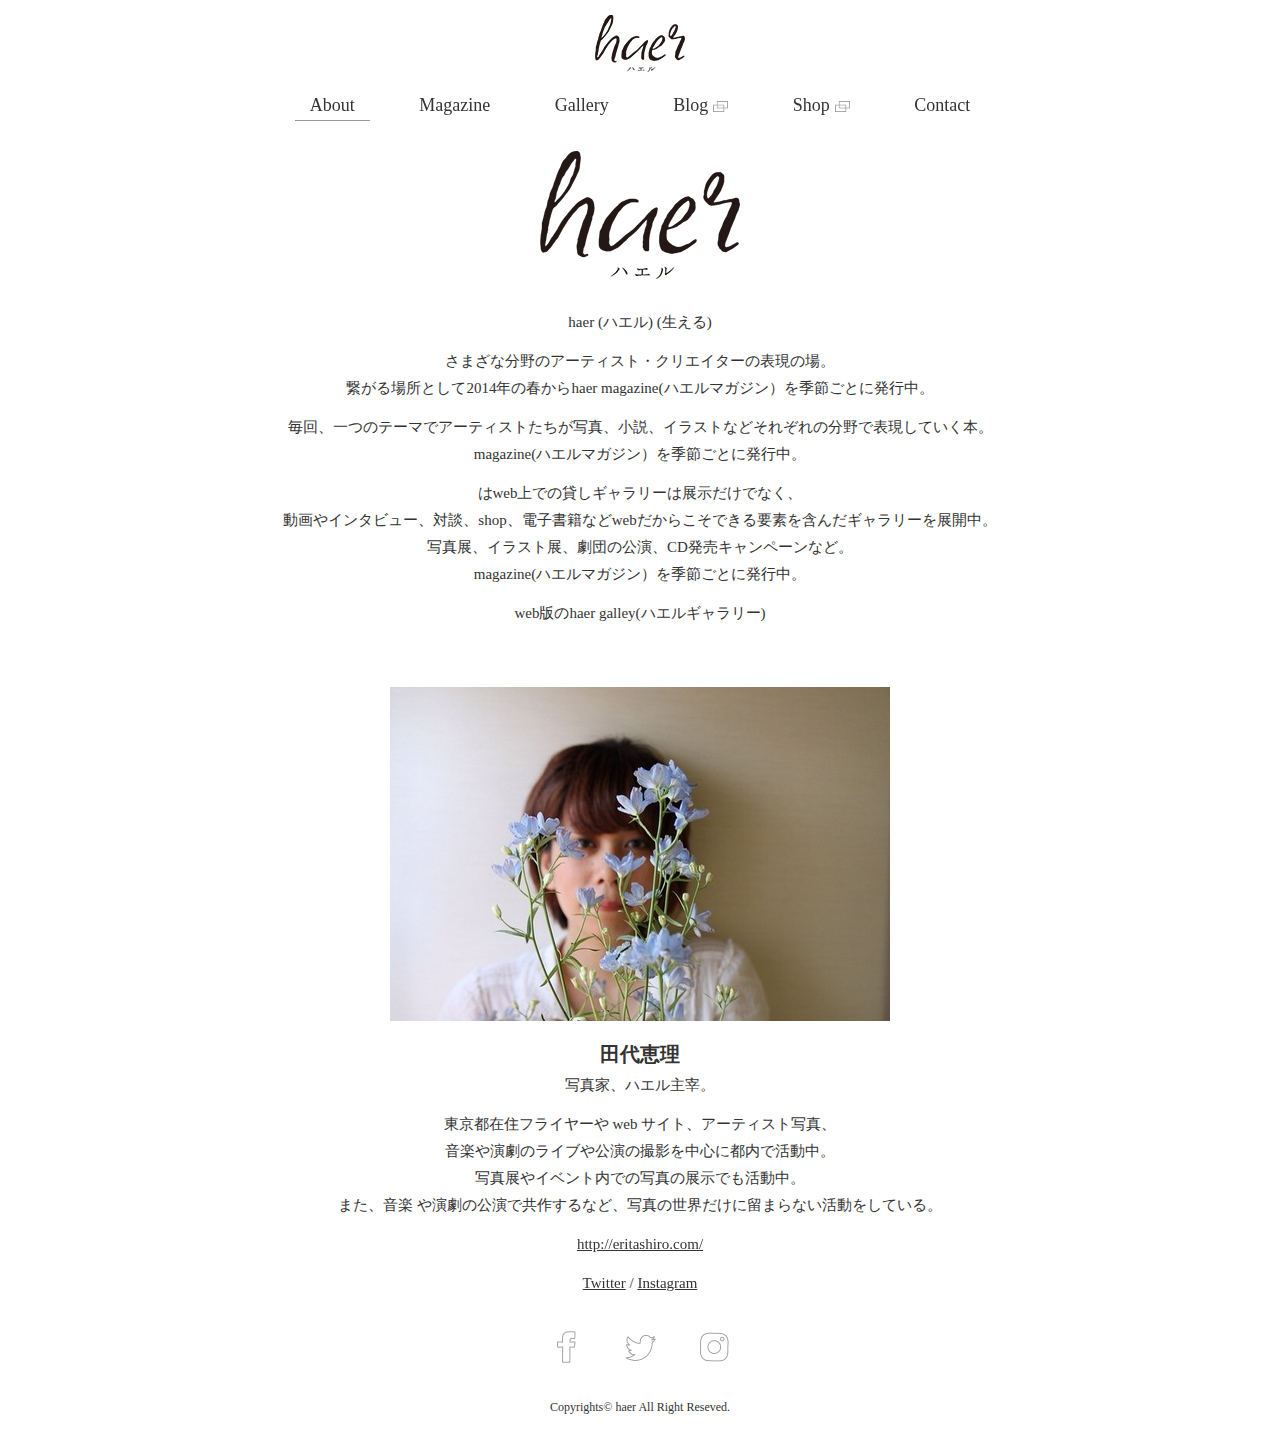
<file: htdocs/haer-template/about.html>
<!DOCTYPE html>
<html lang="ja">
<head>
    <meta charset="UTF-8">
    <title>haer | About</title>
    <link rel="stylesheet" href="./style.css">
</head>
<body>
    <div class="haer-wrapper">
        <header>
            <div class="haer-header-inner">
                <h1 class="haer-logo"><a href="./index.html"><img src="img/logo_01.png" alt="haer"></a></h1>
                <nav class="haer-nav-global">
                    <ul>
                        <li><a href="./about.html" class="haer-page-about">About</a></li>
                        <li><a href="./magazine.html" class="haer-page-magazine">Magazine</a></li>
                        <li><a href="./gallery.html" class="haer-page-gallery">Gallery</a></li>
                        <li><a href="https://www.facebook.com/haermagazine/" target="_blank" class="haer-page-blog haer-link-blank">Blog</a></li>
                        <li><a href="https://haer.thebase.in/" target="_blank" class="haer-page-shop haer-link-blank">Shop</a></li>
                        <li><a href="./contact.html" class="haer-page-contact">Contact</a></li>
                    </ul>
                </nav>
            </div><!-- /.haer-header-inner -->
        </header>
        <div id="haer-page-about" class="haer-main">
            <div class="haer-main-inner">
                <div class="haer-container haer-u-tac">
                    <img src="img/logo_02.png" alt="haer">
                </div><!-- /.haer-container-large -->
                <div class="haer-container-large">
                    <p class="haer-read">haer (ハエル) (生える)</p>
                    <p class="haer-read">さまざな分野のアーティスト・クリエイターの表現の場。<br>繋がる場所として2014年の春からhaer magazine(ハエルマガジン）を季節ごとに発行中。</p>
                    <p class="haer-read">毎回、一つのテーマでアーティストたちが写真、小説、イラストなどそれぞれの分野で表現していく本。<br>magazine(ハエルマガジン）を季節ごとに発行中。</p>
                    <p class="haer-read">はweb上での貸しギャラリーは展示だけでなく、<br>動画やインタビュー、対談、shop、電子書籍などwebだからこそできる要素を含んだギャラリーを展開中。<br>写真展、イラスト展、劇団の公演、CD発売キャンペーンなど。<br>magazine(ハエルマガジン）を季節ごとに発行中。</p>
                    <p class="haer-read">web版のhaer galley(ハエルギャラリー)</p>
                </div><!-- /.haer-container-large -->
                <div class="haer-container-large">
                    <div class="haer-container-small haer-u-tac">
                        <img src="./img/about_img_01.jpg" alt="">
                    </div><!-- /.haer-container-large -->
                    <p class="haer-heading haer-heading-lv3">田代恵理</p>
                    <p class="haer-read">写真家、ハエル主宰。</p>
                    <p class="haer-read">東京都在住フライヤーや web サイト、アーティスト写真、<br>音楽や演劇のライブや公演の撮影を中心に都内で活動中。<br>写真展やイベント内での写真の展示でも活動中。<br>また、音楽 や演劇の公演で共作するなど、写真の世界だけに留まらない活動をしている。</p>
                    <p class="haer-read"><a href="http://eritashiro.com/" target="_blank">http://eritashiro.com/</a></p>
                    <p class="haer-read"><a href="https://twitter.com/eripope" target="_blank">Twitter</a> / <a href="https://www.instagram.com/eripope/" target="_blank">Instagram</a></p>
                </div><!-- /.haer-container-large -->

            </div><!-- /.haer-main-inner -->
        </div><!-- /.haer-main -->
        <footer>
            <div class="haer-footer-inner">
                <div class="haer-container">
                    <ul class="haer-icon-share">
                        <li><a href="https://twitter.com/haer_zine" target="_blank"><img src="./img/icon_fb.png" alt=""></a></li>
                        <li><a href="https://www.facebook.com/haermagazine/" target="_blank"><img src="./img/icon_tw.png" alt=""></a></li>
                        <li><a href="https://www.instagram.com/eripope/" target="_blank"><img src="./img/icon_ig.png" alt=""></a></li>
                    </ul>
                </div><!-- /.haer-container -->
                <p class="haer-copylight"><small>Copyrights&copy; haer All Right Reseved.</small></p>
            </div><!-- /.haer-footer-inner -->
        </footer>
    </div><!-- /#wrappr -->
    <script src="./js/jquery-3.1.0.min.js"></script>
    <script src="./js/script.js"></script>
</body>
</html>
</file>
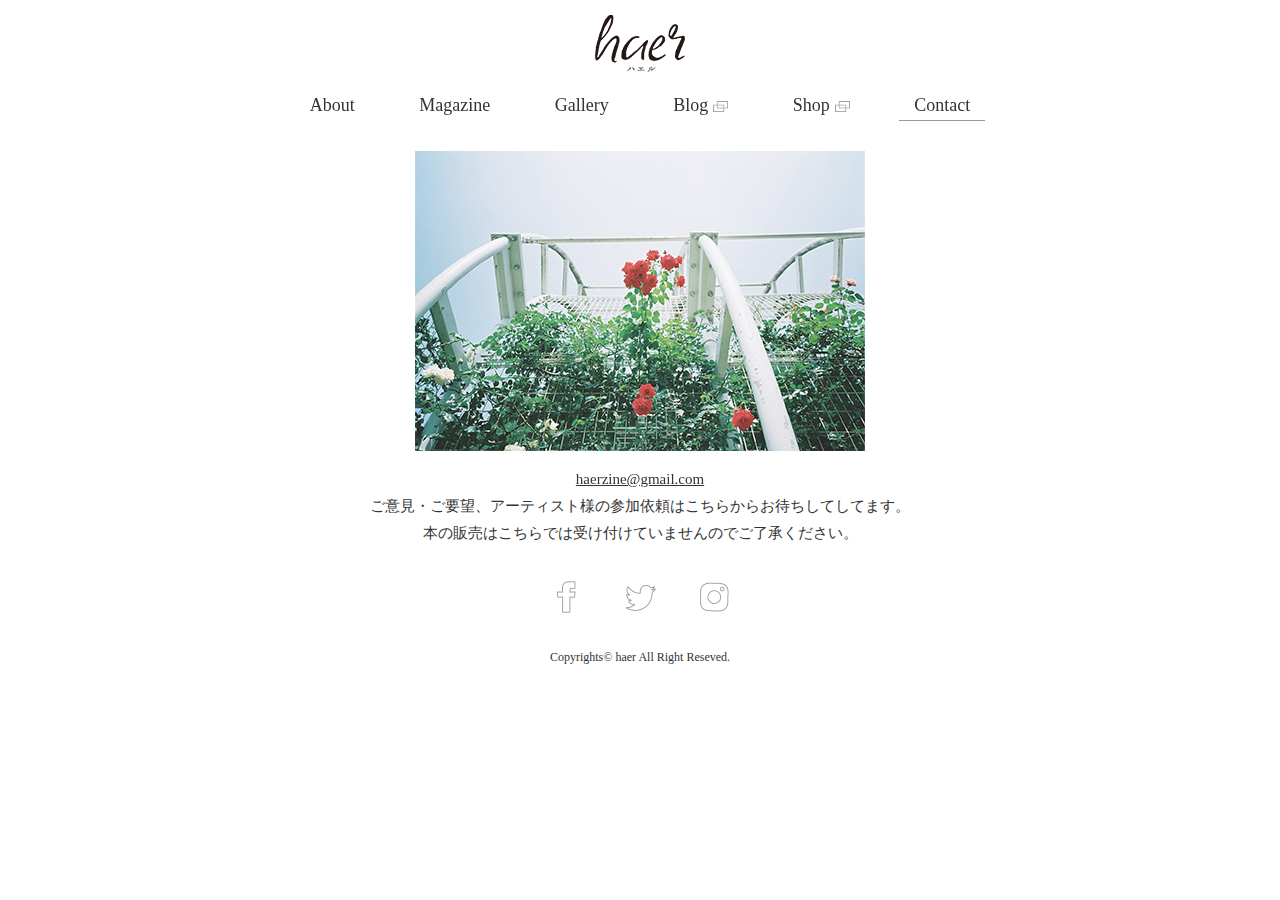
<file: htdocs/haer-template/contact.html>
<!DOCTYPE html>
<html lang="ja">
<head>
    <meta charset="UTF-8">
    <title>haer | Contact</title>
    <link rel="stylesheet" href="./style.css">
</head>
<body>
    <div class="haer-wrapper">
        <header>
            <div class="haer-header-inner">
                <h1 class="haer-logo"><a href="./index.html"><img src="img/logo_01.png" alt="haer"></a></h1>
                <nav class="haer-nav-global">
                    <ul>
                        <li><a href="./about.html" class="haer-page-about">About</a></li>
                        <li><a href="./magazine.html" class="haer-page-magazine">Magazine</a></li>
                        <li><a href="./gallery.html" class="haer-page-gallery">Gallery</a></li>
                        <li><a href="https://www.facebook.com/haermagazine/" target="_blank" class="haer-page-blog haer-link-blank">Blog</a></li>
                        <li><a href="https://haer.thebase.in/" target="_blank" class="haer-page-shop haer-link-blank">Shop</a></li>
                        <li><a href="./contact.html" class="haer-page-contact">Contact</a></li>
                    </ul>
                </nav>
            </div><!-- /.haer-header-inner -->
        </header>
        <div id="haer-page-contact" class="haer-main">
            <div class="haer-main-inner">
                <div class="haer-container-large">
                    <div class="haer-container-small haer-u-tac">
                        <img src="./img/contact_img_01.jpg" alt="">
                    </div><!-- /.haer-container-large -->
                    <p class="haer-u-tac"><a href="mailto:haerzine@gmail.com" target="_blank">haerzine@gmail.com</a></p>
                    <p class="haer-u-tac">ご意見・ご要望、アーティスト様の参加依頼はこちらからお待ちしてしてます。<br>本の販売はこちらでは受け付けていませんのでご了承ください。</p>
                </div><!-- /.haer-container-large -->
            </div><!-- /.haer-main-inner -->
        </div><!-- /.haer-main -->
        <footer>
            <div class="haer-footer-inner">
                <div class="haer-container">
                    <ul class="haer-icon-share">
                        <li><a href="https://twitter.com/haer_zine" target="_blank"><img src="./img/icon_fb.png" alt=""></a></li>
                        <li><a href="https://www.facebook.com/haermagazine/" target="_blank"><img src="./img/icon_tw.png" alt=""></a></li>
                        <li><a href="https://www.instagram.com/eripope/" target="_blank"><img src="./img/icon_ig.png" alt=""></a></li>
                    </ul>
                </div><!-- /.haer-container -->
                <p class="haer-copylight"><small>Copyrights&copy; haer All Right Reseved.</small></p>
            </div><!-- /.haer-footer-inner -->
        </footer>
    </div><!-- /#wrappr -->
    <script src="./js/jquery-3.1.0.min.js"></script>
    <script src="./js/script.js"></script>
</body>
</html>
</file>
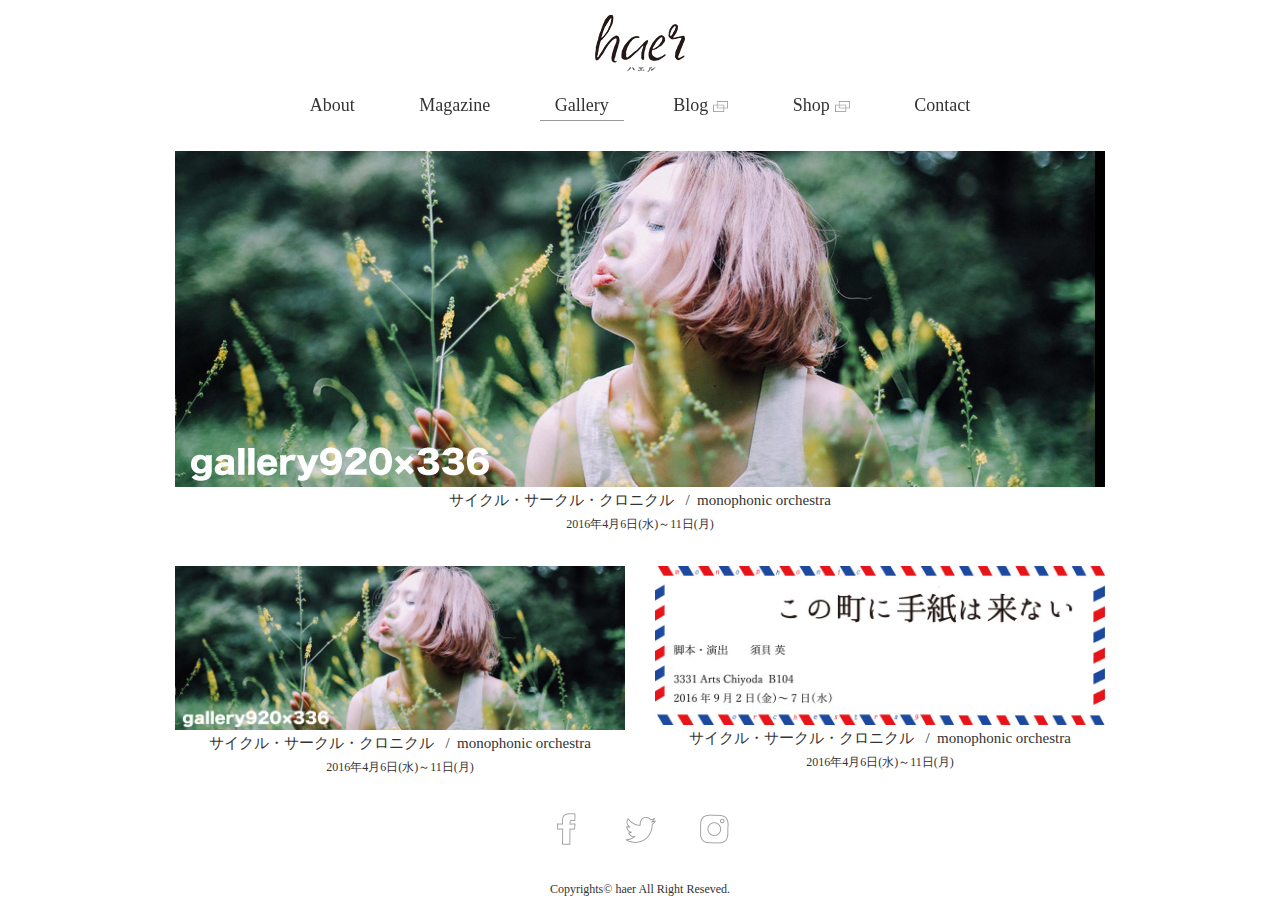
<file: htdocs/haer-template/gallery.html>
<!DOCTYPE html>
<html lang="ja">
<head>
    <meta charset="UTF-8">
    <title>haer | Archive</title>
    <link rel="stylesheet" href="./style.css">
</head>
<body>
    <div class="haer-wrapper">
        <header>
            <div class="haer-header-inner">
                <h1 class="haer-logo"><a href="./index.html"><img src="img/logo_01.png" alt="haer"></a></h1>
                <nav class="haer-nav-global">
                    <ul>
                        <li><a href="./about.html" class="haer-page-about">About</a></li>
                        <li><a href="./magazine.html" class="haer-page-magazine">Magazine</a></li>
                        <li><a href="./gallery.html" class="haer-page-gallery">Gallery</a></li>
                        <li><a href="https://www.facebook.com/haermagazine/" target="_blank" class="haer-page-blog haer-link-blank">Blog</a></li>
                        <li><a href="https://haer.thebase.in/" target="_blank" class="haer-page-shop haer-link-blank">Shop</a></li>
                        <li><a href="./contact.html" class="haer-page-contact">Contact</a></li>
                    </ul>
                </nav>
            </div><!-- /.haer-header-inner -->
        </header>
        <div id="haer-page-gallery" class="haer-main">
            <div class="haer-main-inner">
                <div class="haer-container">
                    <div id="haer-mainvisual">
                        <a href="./gallery-detail.html" class="haer-link-block">
                            <img src="./img/gallery_02.jpg" alt="">
                        </a>
                        <div class="haer-heading-archive">
                            <dl>
                                <dt>サイクル・サークル・クロニクル</dt>
                                <dd>monophonic orchestra</dd>
                            </dl>
                            <p>2016年4月6日(水)～11日(月)</p>
                        </div><!-- /.haer-heading-archive -->
                    </div>
                </div>
                <div class="haer-container">
                    <div class="haer-grid-container">
                        <div class="haer-grid-item haer-grid-item-col6">
                            <div class="haer-thumb-archive">
                                <a href="#" class="haer-link-block"><img src="./img/gallery_02.jpg" alt=""></a>
                            </div>
                            <div class="haer-heading-archive">
                                <dl>
                                    <dt>サイクル・サークル・クロニクル</dt>
                                    <dd>monophonic orchestra</dd>
                                </dl>
                                <p>2016年4月6日(水)～11日(月)</p>
                            </div><!-- /.haer-heading-archive -->
                        </div>
                        <div class="haer-grid-item haer-grid-item-col6">
                            <div class="haer-thumb-archive">
                                <a href="#" class="haer-link-block"><img src="./img/gallery_01.jpg" alt=""></a>
                            </div>
                            <div class="haer-heading-archive">
                                <dl>
                                    <dt>サイクル・サークル・クロニクル</dt>
                                    <dd>monophonic orchestra</dd>
                                </dl>
                                <p>2016年4月6日(水)～11日(月)</p>
                            </div><!-- /.haer-heading-archive -->
                        </div>
                    </div>
                </div>
            </div><!-- /.haer-main-inner -->
        </div><!-- /.haer-main -->
        <footer>
            <div class="haer-footer-inner">
                <div class="haer-container">
                    <ul class="haer-icon-share">
                        <li><a href="https://twitter.com/haer_zine" target="_blank"><img src="./img/icon_fb.png" alt=""></a></li>
                        <li><a href="https://www.facebook.com/haermagazine/" target="_blank"><img src="./img/icon_tw.png" alt=""></a></li>
                        <li><a href="https://www.instagram.com/eripope/" target="_blank"><img src="./img/icon_ig.png" alt=""></a></li>
                    </ul>
                </div><!-- /.haer-container -->
                <p class="haer-copylight"><small>Copyrights&copy; haer All Right Reseved.</small></p>
            </div><!-- /.haer-footer-inner -->
        </footer>
    </div><!-- /#wrappr -->
    <script src="./js/jquery-3.1.0.min.js"></script>
    <script src="./js/script.js"></script>
</body>
</html>
</file>
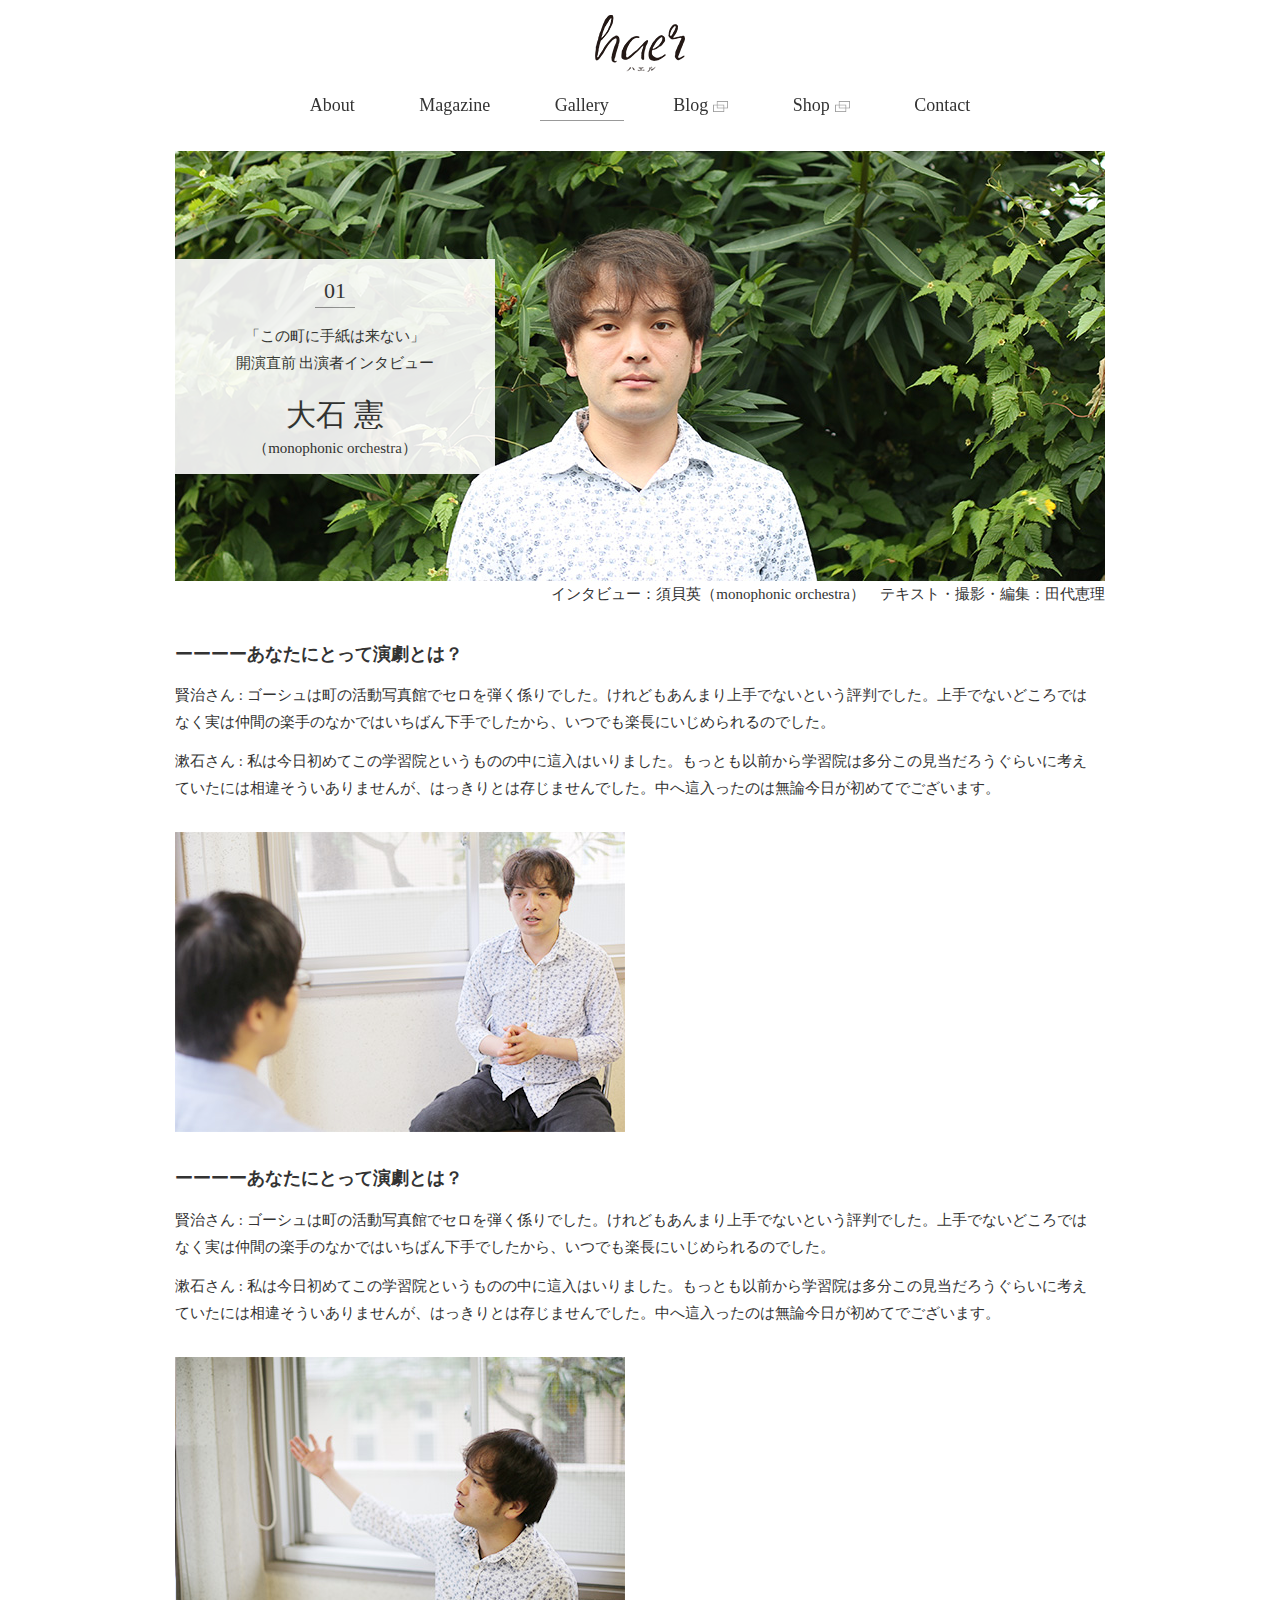
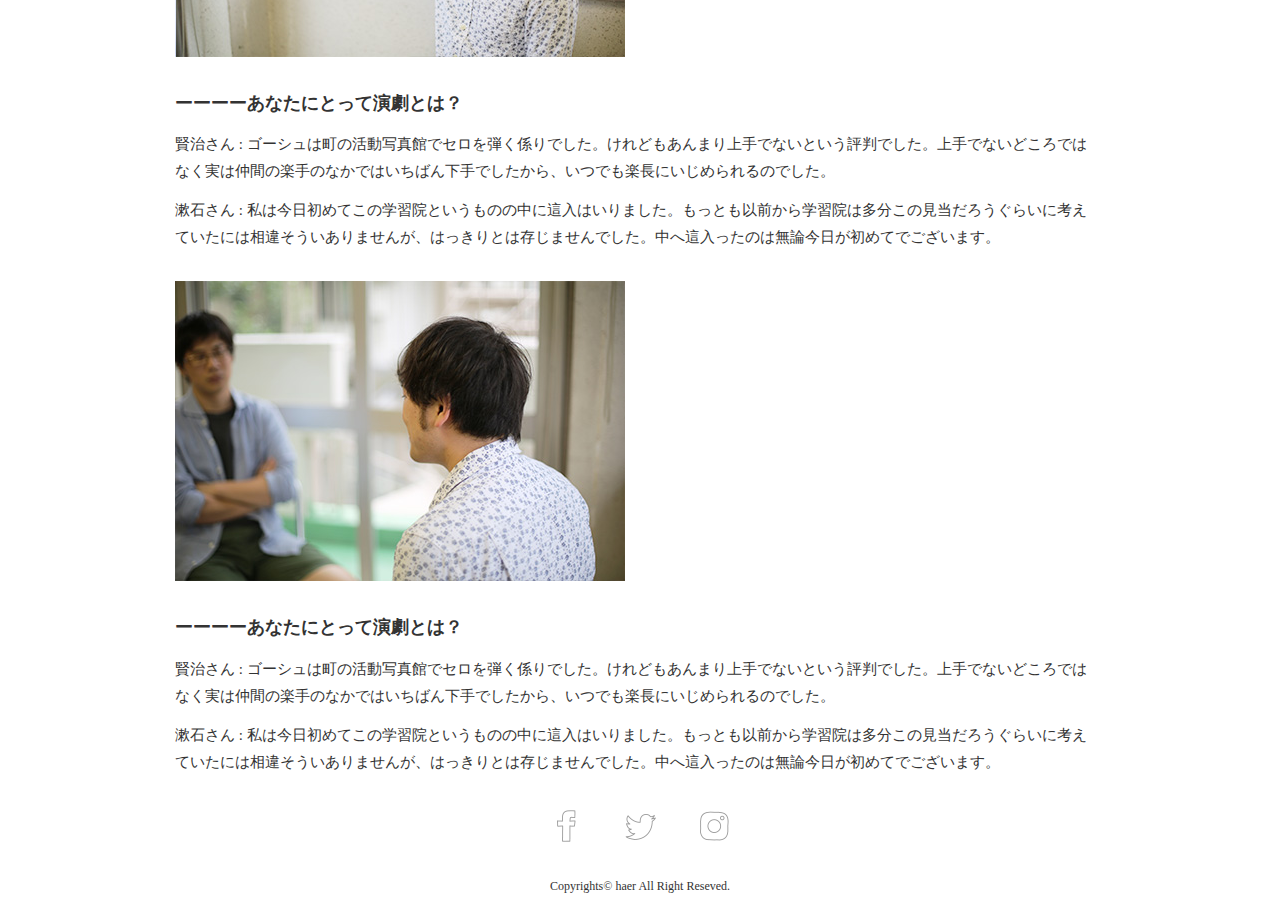
<file: htdocs/haer-template/interview.html>
<!DOCTYPE html>
<html lang="ja">
<head>
    <meta charset="UTF-8">
    <title>haer | Interview</title>
    <link rel="stylesheet" href="./style.css">
</head>
<body>
    <div class="haer-wrapper">
        <header>
            <div class="haer-header-inner">
                <h1 class="haer-logo"><a href="./index.html"><img src="img/logo_01.png" alt="haer"></a></h1>
                <nav class="haer-nav-global">
                    <ul>
                        <li><a href="./about.html" class="haer-page-about">About</a></li>
                        <li><a href="./magazine.html" class="haer-page-magazine">Magazine</a></li>
                        <li><a href="./gallery.html" class="haer-page-gallery">Gallery</a></li>
                        <li><a href="https://www.facebook.com/haermagazine/" target="_blank" class="haer-page-blog haer-link-blank">Blog</a></li>
                        <li><a href="https://haer.thebase.in/" target="_blank" class="haer-page-shop haer-link-blank">Shop</a></li>
                        <li><a href="./contact.html" class="haer-page-contact">Contact</a></li>
                    </ul>
                </nav>
            </div><!-- /.haer-header-inner -->
        </header>
        <div id="haer-page-gallery" class="haer-main">
            <div class="haer-main-inner">
                <div class="haer-container">
                    <div class="haer-heading-interview">
                        <div class="haer-heading-image">
                            <img src="./img/interview_img_01_00.jpg" alt="">
                        </div>
                        <div class="haer-heading-text">
                            <p class="haer-heading-num">01</p>
                            <p class="haer-heading-subtitle">「この町に手紙は来ない」<br>開演直前 出演者インタビュー</p>
                            <p class="haer-heading-maintitle">大石 憲<span>（monophonic orchestra）</span></p>
                        </div>
                    </div>
                    <p class="haer-u-tar">インタビュー：須貝英（monophonic orchestra）　テキスト・撮影・編集：田代恵理</p>
                </div><!-- /.haer-container-large -->
                <div class="haer-container">
                    <div class="haer-media">
                        <div class="haer-media-text">
                            <div class="haer-container">
                                <dl>
                                    <dt>ーーーーあなたにとって演劇とは？</dt>
                                    <dd>
                                        <p>賢治さん : ゴーシュは町の活動写真館でセロを弾く係りでした。けれどもあんまり上手でないという評判でした。上手でないどころではなく実は仲間の楽手のなかではいちばん下手でしたから、いつでも楽長にいじめられるのでした。</p>
                                        <p>漱石さん : 私は今日初めてこの学習院というものの中に這入はいりました。もっとも以前から学習院は多分この見当だろうぐらいに考えていたには相違そういありませんが、はっきりとは存じませんでした。中へ這入ったのは無論今日が初めてでございます。</p>
                                    </dd>
                                </dl>
                            </div><!-- /.haer-container -->
                        </div>
                    </div><!-- /.haer-media -->
                </div><!-- /.haer-container -->
                <div class="haer-container">
                    <img src="./img/interview_img_01_01.jpg" alt="">
                </div><!-- /.haer-container-large -->
                <div class="haer-container">
                    <div class="haer-media">
                        <div class="haer-media-text">
                            <div class="haer-container">
                                <dl>
                                    <dt>ーーーーあなたにとって演劇とは？</dt>
                                    <dd>
                                        <p>賢治さん : ゴーシュは町の活動写真館でセロを弾く係りでした。けれどもあんまり上手でないという評判でした。上手でないどころではなく実は仲間の楽手のなかではいちばん下手でしたから、いつでも楽長にいじめられるのでした。</p>
                                        <p>漱石さん : 私は今日初めてこの学習院というものの中に這入はいりました。もっとも以前から学習院は多分この見当だろうぐらいに考えていたには相違そういありませんが、はっきりとは存じませんでした。中へ這入ったのは無論今日が初めてでございます。</p>
                                    </dd>
                                </dl>
                            </div><!-- /.haer-container -->
                        </div>
                    </div><!-- /.haer-media -->
                </div><!-- /.haer-container -->
                <div class="haer-container">
                    <img src="./img/interview_img_01_02.jpg" alt="">
                </div><!-- /.haer-container-large -->
                <div class="haer-container">
                    <div class="haer-media">
                        <div class="haer-media-text">
                            <div class="haer-container">
                                <dl>
                                    <dt>ーーーーあなたにとって演劇とは？</dt>
                                    <dd>
                                        <p>賢治さん : ゴーシュは町の活動写真館でセロを弾く係りでした。けれどもあんまり上手でないという評判でした。上手でないどころではなく実は仲間の楽手のなかではいちばん下手でしたから、いつでも楽長にいじめられるのでした。</p>
                                        <p>漱石さん : 私は今日初めてこの学習院というものの中に這入はいりました。もっとも以前から学習院は多分この見当だろうぐらいに考えていたには相違そういありませんが、はっきりとは存じませんでした。中へ這入ったのは無論今日が初めてでございます。</p>
                                    </dd>
                                </dl>
                            </div><!-- /.haer-container -->
                        </div>
                    </div><!-- /.haer-media -->
                </div><!-- /.haer-container -->
                <div class="haer-container">
                    <img src="./img/interview_img_01_03.jpg" alt="">
                </div><!-- /.haer-container-large -->
                <div class="haer-container">
                    <div class="haer-media">
                        <div class="haer-media-text">
                            <div class="haer-container">
                                <dl>
                                    <dt>ーーーーあなたにとって演劇とは？</dt>
                                    <dd>
                                        <p>賢治さん : ゴーシュは町の活動写真館でセロを弾く係りでした。けれどもあんまり上手でないという評判でした。上手でないどころではなく実は仲間の楽手のなかではいちばん下手でしたから、いつでも楽長にいじめられるのでした。</p>
                                        <p>漱石さん : 私は今日初めてこの学習院というものの中に這入はいりました。もっとも以前から学習院は多分この見当だろうぐらいに考えていたには相違そういありませんが、はっきりとは存じませんでした。中へ這入ったのは無論今日が初めてでございます。</p>
                                    </dd>
                                </dl>
                            </div><!-- /.haer-container -->
                        </div>
                    </div><!-- /.haer-media -->
                </div><!-- /.haer-container -->
            </div><!-- /.haer-main-inner -->
        </div><!-- /.haer-main -->
        <footer>
            <div class="haer-footer-inner">
                <div class="haer-container">
                    <ul class="haer-icon-share">
                        <li><a href="https://twitter.com/haer_zine" target="_blank"><img src="./img/icon_fb.png" alt=""></a></li>
                        <li><a href="https://www.facebook.com/haermagazine/" target="_blank"><img src="./img/icon_tw.png" alt=""></a></li>
                        <li><a href="https://www.instagram.com/eripope/" target="_blank"><img src="./img/icon_ig.png" alt=""></a></li>
                    </ul>
                </div><!-- /.haer-container -->
                <p class="haer-copylight"><small>Copyrights&copy; haer All Right Reseved.</small></p>
            </div><!-- /.haer-footer-inner -->
        </footer>
    </div><!-- /#wrappr -->
    <script src="./js/jquery-3.1.0.min.js"></script>
    <script src="./js/script.js"></script>
</body>
</html>
</file>
<file: htdocs/haer-template/style.css>
/*
Theme Name: haer
Author: thanksfortoday!
Description: haer-magazineのギャラリーサイト
*/

@import url(css/top.css);
</file>
